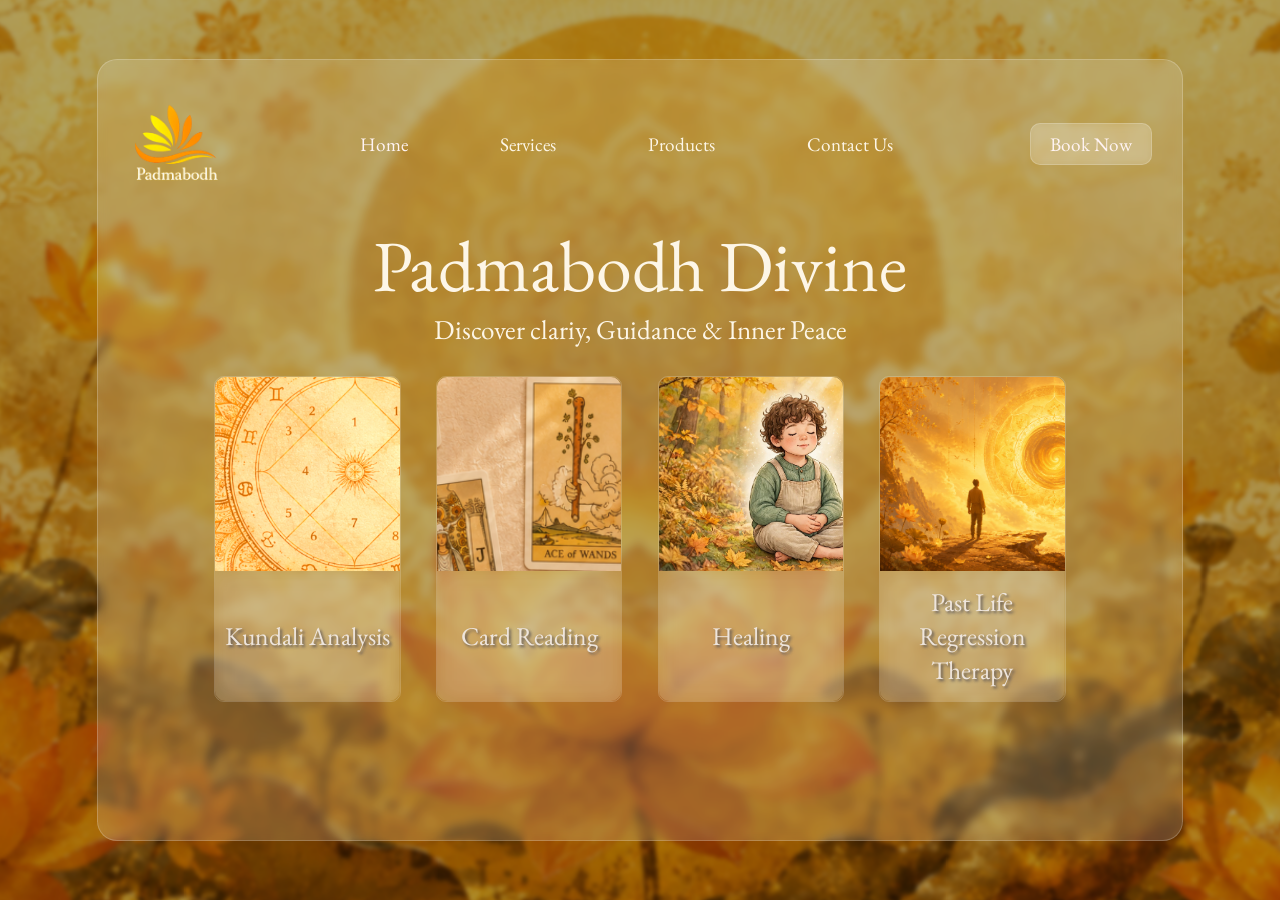
<file: HTML pages/index.html>
<html>
<head>
    <meta charset="UTF-8">
    <link rel="icon" href="../Media/logo.png">
    <title>Padmabodh Divine</title>
    <link rel="stylesheet" href="../CSS Pages/landing.css">

   <link rel="preconnect" href="https://fonts.googleapis.com">
<link rel="preconnect" href="https://fonts.gstatic.com" crossorigin>
<link href="https://fonts.googleapis.com/css2?family=EB+Garamond:ital,wght@0,400..800;1,400..800&display=swap" rel="stylesheet">
    </head>    

<body>  

    <!-- Backgound Image -->
    <div id="bg"></div>
      
    <!-- Hero Section -->
    <div id="page">

    <div class="navigation">

        <!-- Logo -->
        <img id="logo" src="../Media/logo-new.png" alt="Logo">

        <!-- Navigation Contents -->
    <div class="contents-container">

        <div class="content"><a href="../HTML pages/index.html">Home</a></div>
        <div class="content dropdown">Services
            <div class="dropdown-content">
                <a href="../HTML pages/services-kundali.html">Kundali Analysis</a>
                <a href="../HTML pages/services-card-reading.html">Card Reading</a>
                <a href="#">Healing</a>
                <a href="#">Past Life Regression Therapy</p></a>
            </div>
        </div>
        <div class="content dropdown">Products
            <div class="dropdown-content">
                <a href="#">Coming Soon</a>
            </div>
        </div>
        <div class="content">Contact Us</div>
    </div>

    <!-- Book Now Button -->
    <div class="book-now">Book Now</div>

    </div>

    <!-- title -->

    <div id="hero">
        <div id="name">Padmabodh Divine</div>
        <div id="slogan">Discover clariy, Guidance & Inner Peace</div>
    </div>

    <div class="home-services">
    <!-- Small intro cards of services -->

        <div class="cards kundali">
            <div class="image"></div>
            <div class="text">Kundali Analysis</div>
        </div>
        <div class="cards card-reading">
            <div class="image"></div>
            <div class="text">Card Reading</div>
        </div>
        <div class="cards healing">
            <div class="image"></div>
            <div class="text">Healing</div>
        </div>
        <div class="cards past-life">
            <div class="image"></div>
            <div class="text">Past Life Regression Therapy</div>
        </div>

    </div>




</body></html>
</file>
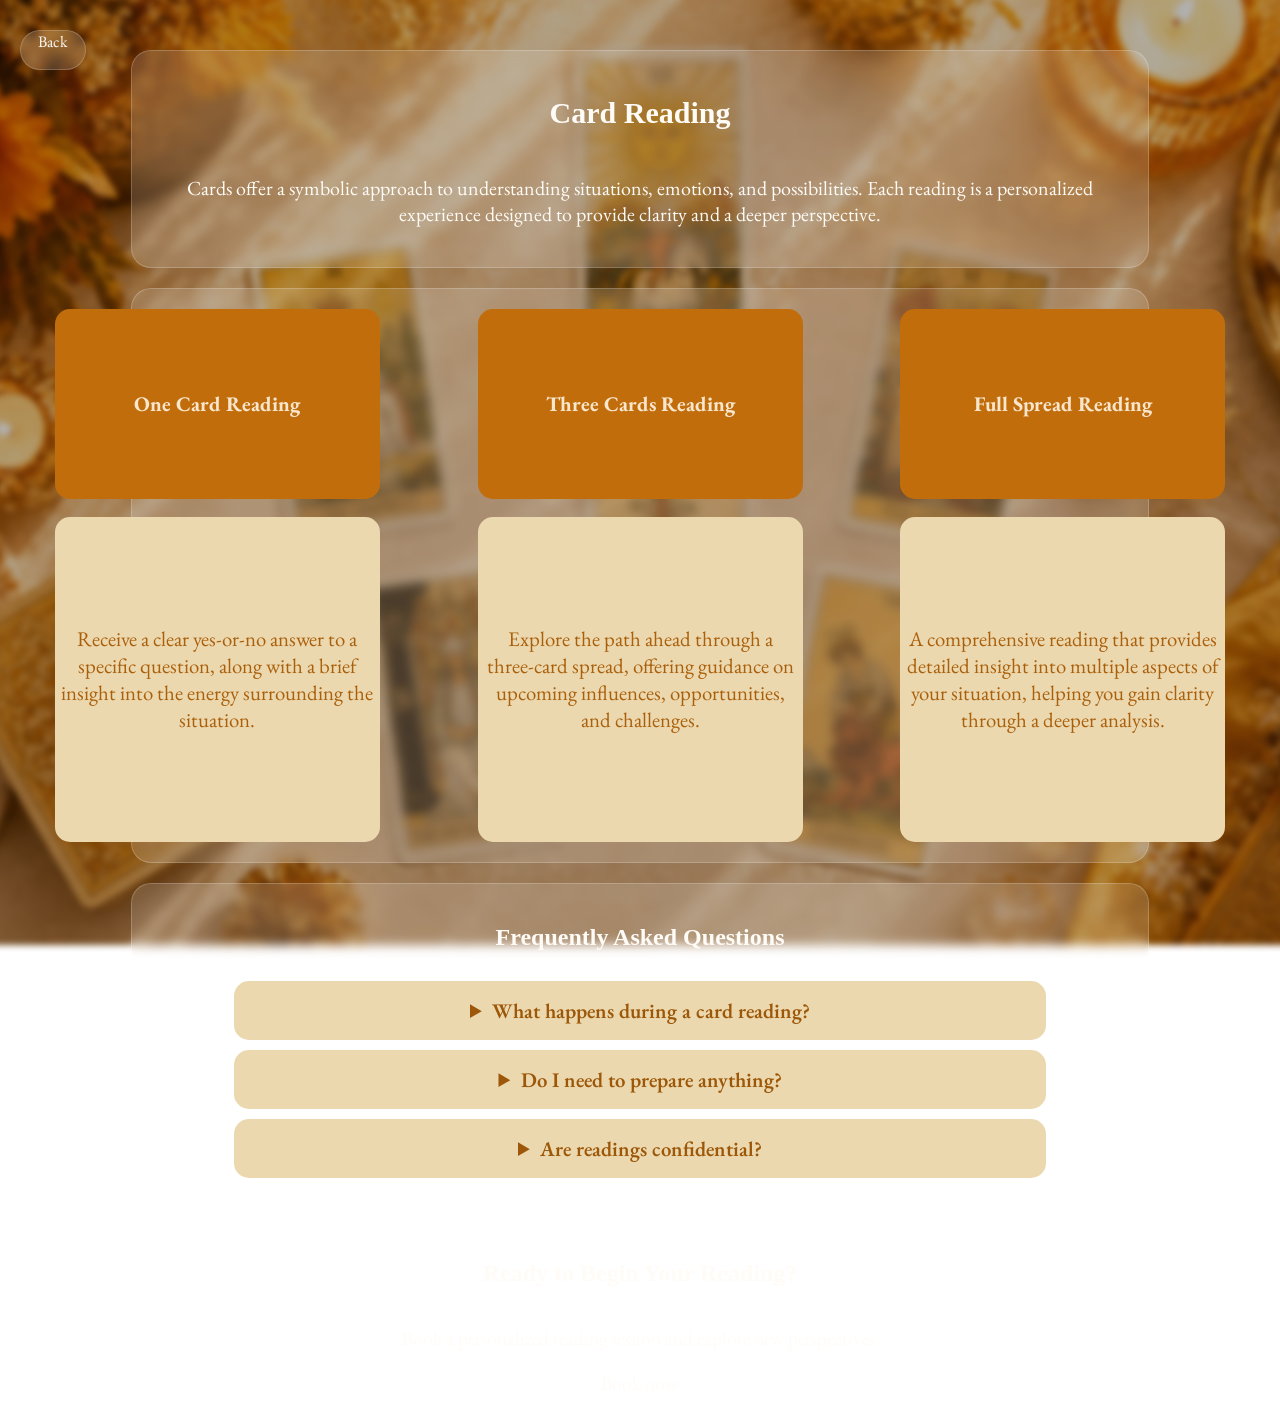
<file: HTML pages/services-card-reading.html>
<!-- This is the card reading section of Services -->
<html>
    <head>
        <title>Card Reading</title>
        <link rel="stylesheet" href="../CSS Pages/card-reading.css">
         <link rel="preconnect" href="https://fonts.googleapis.com">
<link rel="preconnect" href="https://fonts.gstatic.com" crossorigin>
<link href="https://fonts.googleapis.com/css2?family=EB+Garamond:ital,wght@0,400..800;1,400..800&display=swap" rel="stylesheet">
   
    </head>
    <body>

        <!-- Back Buton -->
         <a href="../HTML pages/index.html"><div class="back">Back</div></a>

    <!-- Backgound Image -->
    <div id="bg"></div>
      
    <!-- Hero Section -->
    <div class="glass hero">
       
        <h2>Card Reading</h2>
        <p>Cards offer a symbolic approach to understanding situations, emotions, and possibilities. Each reading is a personalized experience designed to provide clarity and a deeper perspective.</p>
    </div>

    <!-- Types of Reading-->
     <div class="glass types">



        <div class="one card">One Card Reading</div>
        <div class="three card">Three Cards Reading</div>
        <div class="full card">Full Spread Reading</div>
        <div class="one des">Receive a clear yes-or-no answer to a specific question, along with a brief insight into the energy surrounding the situation.</div>
        <div class="three des">Explore the path ahead through a three-card spread, offering guidance on upcoming influences, opportunities, and challenges.</div>
        <div class="full des">A comprehensive reading that provides detailed insight into multiple aspects of your situation, helping you gain clarity through a deeper analysis.</div>


     </div>

    <!-- FAQ -->
    <div class="faq-item glass">

        <h2>Frequently Asked Questions</h2>

    <details>
        <summary >
            What happens during a card reading?
        </summary>

        <p>
            A reading involves interpreting the symbolism of selected cards in relation to your questions and circumstances.
        </p>
        </details>
        <details>        
        <summary>
            Do I need to prepare anything?
        </summary>

        <p>
            Think about the areas of life where you would like insight or reflection.
        </p>
</details>
<details>
        <summary>
            Are readings confidential?
        </summary>

        <p>
            Yes, every session is approached with privacy and respect.
        </p>

    </details>

</div>
    <!-- Call to Action Section -->
     <div class="glass action">
        <h2>Ready to Begin Your Reading?</h2>
        <p>Book a personalized reading session
        and explore new perspectives.</p>
        <div id="book-now">Book now</div>
     </div>


    </body>
</html>
</file>
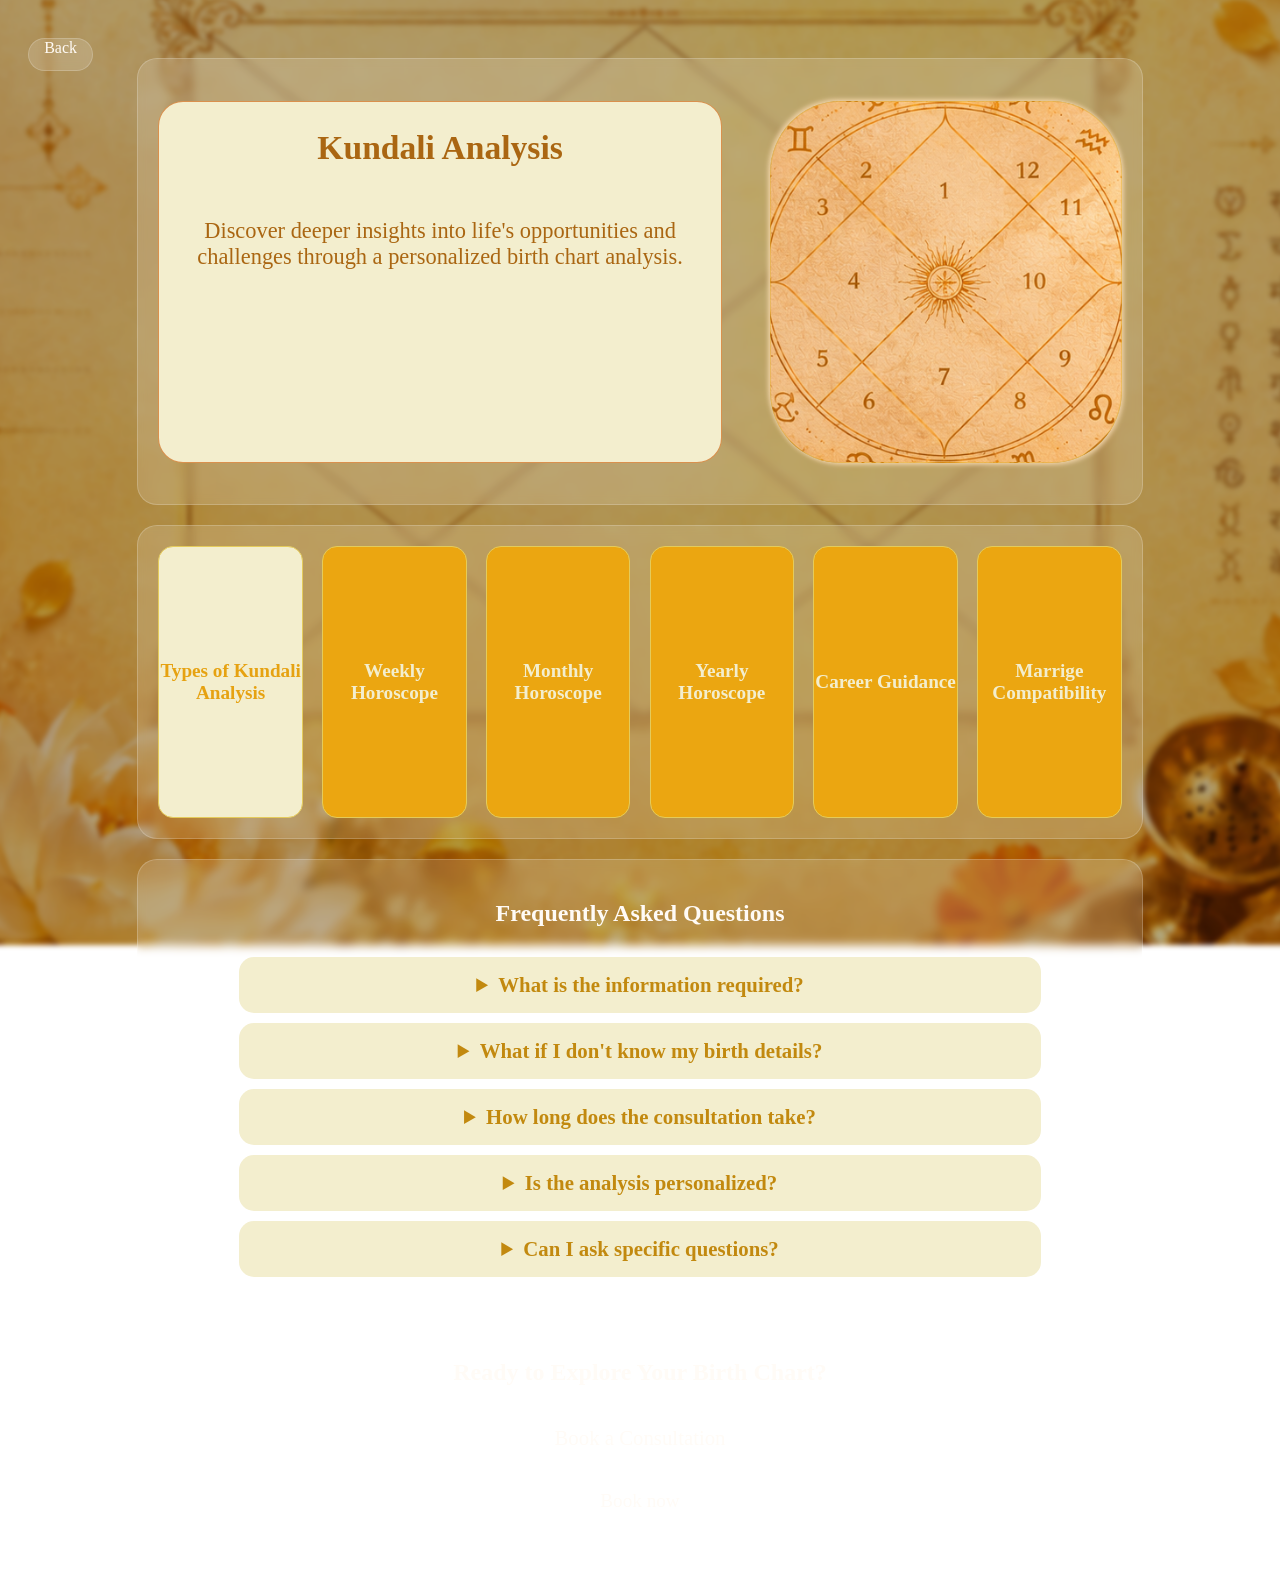
<file: HTML pages/services-kundali.html>
<!DOCTYPE html>
<html lang="en">
<head>
    <meta charset="UTF-8">
    <meta name="viewport" content="width=device-width, initial-scale=1.0">
    <title>Kundali Analysis</title>
    <link rel="stylesheet" href="../CSS Pages/kundali-analysis.css">
</head>
<body>

    <!-- Background -->
    <div class="bg"></div>

    <!-- Back Buton -->
    <a href="../HTML pages/index.html"><div class="back">Back</div></a> 
     

    <!--Hero Section-->
    <div class="hero glass">
        <div class="description ">
            <h2>Kundali Analysis</h2>
            <p>Discover deeper insights into life's opportunities and challenges through a personalized birth chart analysis.</p>
        </div>
        <div class="image"></div>
     </div>

     <!-- Types of Kundali Analysis-->
      <div class="glass types-container">
        <div class="heading type">Types of Kundali Analysis</div>
        <div class="type">Weekly Horoscope</div>
        <div class="type">Monthly Horoscope</div>
        <div class="type">Yearly Horoscope</div>
        <div class="type">Career Guidance</div>
        <div class="type">Marrige Compatibility</div>
      </div>

</body>

<!-- FAQ -->
    <div class="faq-item glass">

        <h2>Frequently Asked Questions</h2>

    <details>
        <summary>
           What is the information required?
        </summary>

        <p>To prepare your Kundali, please provide:<br><br>

                ✓ Date of Birth<br>
                ✓ Time of Birth<br>
                ✓ Place of Birth
        </p>

    </details>

    <details>
        <summary >
           What if I don't know my birth details?
        </summary>

        <p>If your exact birth details are unavailable, a card reading can still provide valuable guidance and insights.     </p>
    </details>

    <details>        
        <summary>
            How long does the consultation take?
        </summary>

        <p>The duration varies depending on the nature of your questions and the depth of the analysis.</p>
    </details>
    
    <details>
        <summary>
           Is the analysis personalized?
        </summary>

        <p>Yes. Every Kundali analysis is prepared specifically for you using your birth details and the questions or concerns you wish to explore.</p>

    </details>

    <details>
        <summary>
           Can I ask specific questions?
        </summary>

        <p>Absolutely. You are welcome to ask questions related to career, relationships, education, finances, health, or any other area where you seek guidance.</p>

    </details>
    
</div>
    <!-- Call to Action Section -->
     <div class="glass action">
        <h2>Ready to Explore Your Birth Chart?</h2>
        <p>Book a Consultation</p><br>
        <div id="book-now">Book now</div>
     </div>


</html>
</file>
<file: CSS Pages/landing.css>
html,
body {
    margin: 0;
    height: 100%;
      font-family: "EB Garamond", serif;
}

h1,h2,h3{
    font-family:"Prata", serif;
}

body {
    display: flex;
    justify-content: center;
    align-items: center;
    overflow: hidden;
}
#bg {
    position: fixed;
    inset: 0;

    background-image: url("../Media/lotus-bg.png");
    background-size: cover;
    background-position: center;

    filter: blur(1.75px) brightness(70%);

    transform: scale(1.1); /* prevents white edges caused by blur */

    z-index: -2;
}
#page {
    width: 80%;
    height: 80vh;

    background: rgba(255,255,255,0.15);

    border-radius: 20px;

    backdrop-filter: blur(4.5px);

    border: 1px solid rgba(255,255,255,0.2);

    color: rgb(253, 246, 231);

    padding: 30px;

    display: flex;
    align-items: center;
    flex-direction:column;
}


.navigation{
    display:flex;
    flex-direction: row;
    justify-content:center;
    align-items:center;
    height: 15%;
    width: 100%;
    justify-content:space-between;
    font-size:1.2rem;
}

.contents-container{
    display:flex;
    flex-direction: row;
    justify-content:center;
    align-items:center;
    justify-content:space-evenly;
    width: 70%;
}

.content:hover{
    cursor:pointer;
    background: rgba(255,255,255,0.1);

    border-radius: 7px;

    backdrop-filter: blur(5px);

    border: 1px solid rgba(255,255,255,0.2);
}

#logo{
    width:95px;
    height:auto;
}

.book-now{
     background: rgba(255,255,255,0.15);

    border-radius: 10px;

    backdrop-filter: blur(5px);

    border: 1px solid rgba(255,255,255,0.2);

    height: 40px;
    width: 120px;
    text-align: center;

    display: flex;
    justify-content: center;   /* Horizontal */
    align-items: center;       /* Vertical */

    cursor: pointer;
    transition: all 0.3s ease;
    color:rgb(255, 244, 244)
}

.book-now:hover {
    background: rgba(255,255,255,0.25);
    transform: translateY(-2px);
}

#hero{
    display: flex;
    justify-content: center;   /* Horizontal */
    align-items: center;
    padding: 20px;
    flex-direction:column; 

}

#name{
    font-size:4.5rem;
}

#slogan{
    font-size: 1.7rem;
}

.home-services{
    display: flex;
    justify-content: center;   /* Horizontal */
    align-items: center;
    padding: 10px;
    flex-direction:row;
    justify-content:space-evenly;
    width: 90%;
    height: 45%;
}

.cards{

    height: 100%;
    width: 20%;
    border: 1px solid rgba(255,255,255,0.2);
    border-radius: 10px;
    display:flex;
    flex-direction:column;
    justify-content:center;
    align-items:center;
    font-size:2rem;
}

.kundali .image{
     background-image:url(../Media/kundali-card.png);
     filter:brightness(120%);
}

.card-reading .image{
     background-image:url(../Media/ace-card.png);
}

.healing .image{
     background-image:url(../Media/healing-card.jpeg);
}

.past-life .image{
     background-image:url(../Media/past-life-card.png);
}

.image{
    height:60%;
    width: 100%;
   
    background-size:cover;
    border-top-left-radius: 10px;
    border-top-right-radius: 10px;
}

.text{
    height: 40%;
    width: 100%;
    backdrop-filter: blur(10px); 
    background: rgba(238, 219, 178, 0.212);
    border-bottom-left-radius: 10px;
    /*background-color:rgb(253, 253, 253); */
    border-bottom-right-radius: 10px;
    display:flex;
    justify-content:center;
    align-items:center;
    font-size:1.6rem;
    color:rgb(238, 229, 220);
    text-shadow: 2px 2px 3px rgb(94, 87, 87);
    text-align:center;
}

.dropdown{
    position: relative;
}

.dropdown-content{
    position:absolute;
    background: rgba(255,255,255,0.9);
    backdrop-filter: blur(15px);
    border: 1px solid rgba(255,255,255,0.2);
    border-radius: 12px;
    box-shadow: 0 15px 35px rgba(0,0,0,.2);
    display:none;
    
}

.dropdown:hover .dropdown-content{
    display:block;
    width: 350%;
    display:flex;
    flex-direction:column;
    justify-content:center;

}

.content a{
    text-decoration:none;
    color:rgb(255, 244, 244);
}

.dropdown-content a{
    text-decoration:none;
    color:rgb(255, 153, 0);
    padding: 8px 8px;
    border-radius:12px;
} 

.dropdown-content a:hover{
    background-color:rgba(250, 174, 32, 0.938);
    color:white;
    text-shadow: 0px 0px;
}
</file>
<file: CSS Pages/card-reading.css>
html,
body {
    margin: 0;
    height: 100%;
      font-family: "EB Garamond", serif;
}

h1,h2,h3{
    font-family:"Prata", serif;
}

body {
    display: flex;
    justify-content: flex-start;
    align-items: center;
    overflow-x:hidden;
    overflow-y:auto;
    flex-direction:column;
    gap:20px;
    padding:30px;
    position:relative;
}
#bg {
    position: fixed;
    inset: 0;
    
    background-image: url("../Media/cards-bg.png");
    background-size: cover;
    background-position: center;

    filter: blur(3px) brightness(70%);

    transform: scale(1.1); /* prevents white edges caused by blur */

    z-index: -2;
}
.glass {
    width: 80%;
    height: auto;

    background: rgba(255,255,255,0.15);

    border-radius: 20px;

    backdrop-filter: blur(4.5px);

    border: 1px solid rgba(255,255,255,0.2);

    color: rgb(255, 251, 246);

    padding: 20px;
    display: flex;
    align-items: center;
    flex-direction:column;
    text-align:center;
    
}

.hero{
    font-size:1.25rem;
    
}

.back{
    position:absolute;
    background: rgba(255,255,255,0.15);

    border-radius: 20px;

    backdrop-filter: blur(4.5px);

    border: 1px solid rgba(255,255,255,0.2);

    color: rgb(255, 251, 246);
    height:4%;
    width:5%;
    left: 20px;
    text-decoration:none;
    text-align:center;
}

.back:hover{
    background: rgba(255, 255, 255, 0.356);
    cursor:pointer;
}
.types{ /*container */
    display: grid;
    grid-template-columns: auto auto auto;
    row-gap:2vh;
    column-gap:10%;
    justify-content:center;
}

.card{
    height:20vh;
    width:35vh;
    border-radius:15px;
    color:rgb(248, 230, 205);
    background-color:rgb(194, 109, 11);
    display:flex;
    justify-content:center;
    align-items:center;
    font-size:1.3rem;
    padding:5px;
    font-weight:bold;
}

.des{
    display:flex;
    justify-content:center;
    align-items:center;
    height:35vh;
    width:35vh;
    border-radius:15px;
    padding: 5px;
    font-size:1.3rem;
    background-color:rgb(235, 216, 175);
    color:rgb(170, 95, 10);
}

.faq-item{
    display:flex;
    flex-direction:column;
    gap:10px;
    justify-content:center;
    align-items:center;
}

details {
    background: rgb(235, 216, 175);
    border-radius: 15px;
    padding: 1rem;
    color: rgb(156, 87, 8);
    cursor: pointer;
    transition: 0.6s ease;
    width:80%;
    font-size:1.3rem;
}


summary {
    font-size: 1.3rem;
    font-weight: 600;
}

.action p{
    font-size:1.2rem;
} 

#book-now{
    background: rgba(255,255,255,0.15);

    border-radius: 20px;

    backdrop-filter: blur(4.5px);

    border: 1px solid rgba(255,255,255,0.2);

    color: rgb(255, 251, 246);
    height:20%;
    width:12%;
    font-size:1.2rem;
    text-decoration:none;
    text-align:center;
}

#book-now:hover{
    background: rgba(255, 255, 255, 0.356);
    cursor:pointer;
}
</file>
<file: CSS Pages/kundali-analysis.css>
body {
    display: flex;
    justify-content: flex-start;
    align-items: center;
    overflow-x:hidden;
    overflow-y:auto;
    flex-direction:column;
    gap:20px;
    padding:30px;
    position:relative;
}

.bg{
     position: fixed;
    inset: 0;
    
    background-image: url("../Media/hindi-kundali.png");
    background-size: cover;
    background-position: center;

    filter: blur(2.5px) brightness(70%);

    transform: scale(1.1); /* prevents white edges caused by blur */

    z-index: -2;
}

.back{
    position:absolute;
    background: rgba(255,255,255,0.15);

    border-radius: 20px;

    backdrop-filter: blur(4.5px);

    border: 1px solid rgba(255,255,255,0.2);

    color: rgb(255, 251, 246);
    height:2%;
    width:5%;
    left: 20px;
    text-decoration:none;
    text-align:center;
}

.back:hover{
    background: rgba(255, 255, 255, 0.356);
    cursor:pointer;
}


.glass {
    width: 80%;
    height: auto;

    background: rgba(255,255,255,0.15);

    border-radius: 20px;

    backdrop-filter: blur(4.5px);

    border: 1px solid rgba(255,255,255,0.2);

    color: rgb(255, 251, 246);

    padding: 20px;
    display: flex;
    align-items: center;
    text-align:center;
    
}

.hero{
    display:flex;
    flex-direction:row;
    align-items:center;
    justify-content:center;
    height: 45vh;
    width:80%;
    gap:5%;
}

.description{
    background-color:rgb(243, 238, 206);
    width:60%;
    height:40vh;
    color: rgb(170, 102, 18);
    display: flex;
    align-items: center;
    flex-direction:column;
    text-align:center;
    font-size:1.4rem;
    border:1px solid rgba(212, 118, 41, 0.781);
    border-radius:25px;
}

.image{
    background-image: url("../Media/kundali-round.png");
    background-size: cover;
    background-position: center;
    box-shadow:2px 2px 4px rgb(236, 207, 163),-2px -2px 4px rgb(236, 207, 163);
    font-size:1.4rem;
     height:40vh;
    width:40vh;
    border-radius:20%;
    border: 1px solid rgba(221, 173, 40, 0.411);

}

.types-container{
    display:flex;
    flex-direction:row;
    align-items:center;
    justify-content:center;
    height:auto;
    width:80%;
    gap:2%;
    font-weight:bold;
}

.type{
    display:flex;
    align-items:center;
    justify-content:center;
    background-color:rgb(235, 166, 17);
    color:rgb(243, 238, 206);
    border-radius:15px;
    height:30vh;
    width:28%;
    font-size:1.2rem;
    border: 1px solid rgb(228, 203, 91);

}

.heading{

       background-color:rgb(243, 238, 206);
    color:rgb(230, 162, 17);

    
}

.faq-item{
    display:flex;
    flex-direction:column;
    gap:10px;
    justify-content:center;
    align-items:center;
}

details {
    background: rgb(243, 238, 206);
    border-radius: 15px;
    padding: 1rem;
    color: rgb(194, 137, 15);
    cursor: pointer;
    transition: 0.6s ease;
    width:80%;
    font-size:1.3rem;
}


summary {
    font-size: 1.3rem;
    font-weight: 600;
}

.action{
    flex-direction:column;
}

.action p{
    font-size:1.3rem;
} 

#book-now{
    background: rgba(255,255,255,0.15);

    border-radius: 20px;

    backdrop-filter: blur(4.5px);

    border: 1px solid rgba(255,255,255,0.2);

    color: rgb(255, 251, 246);
    height:20%;
    width:12%;
    font-size:1.2rem;
    text-decoration:none;
    text-align:center;
    
}

#book-now:hover{
    background: rgba(255, 255, 255, 0.356);
    cursor:pointer;
}
</file>
